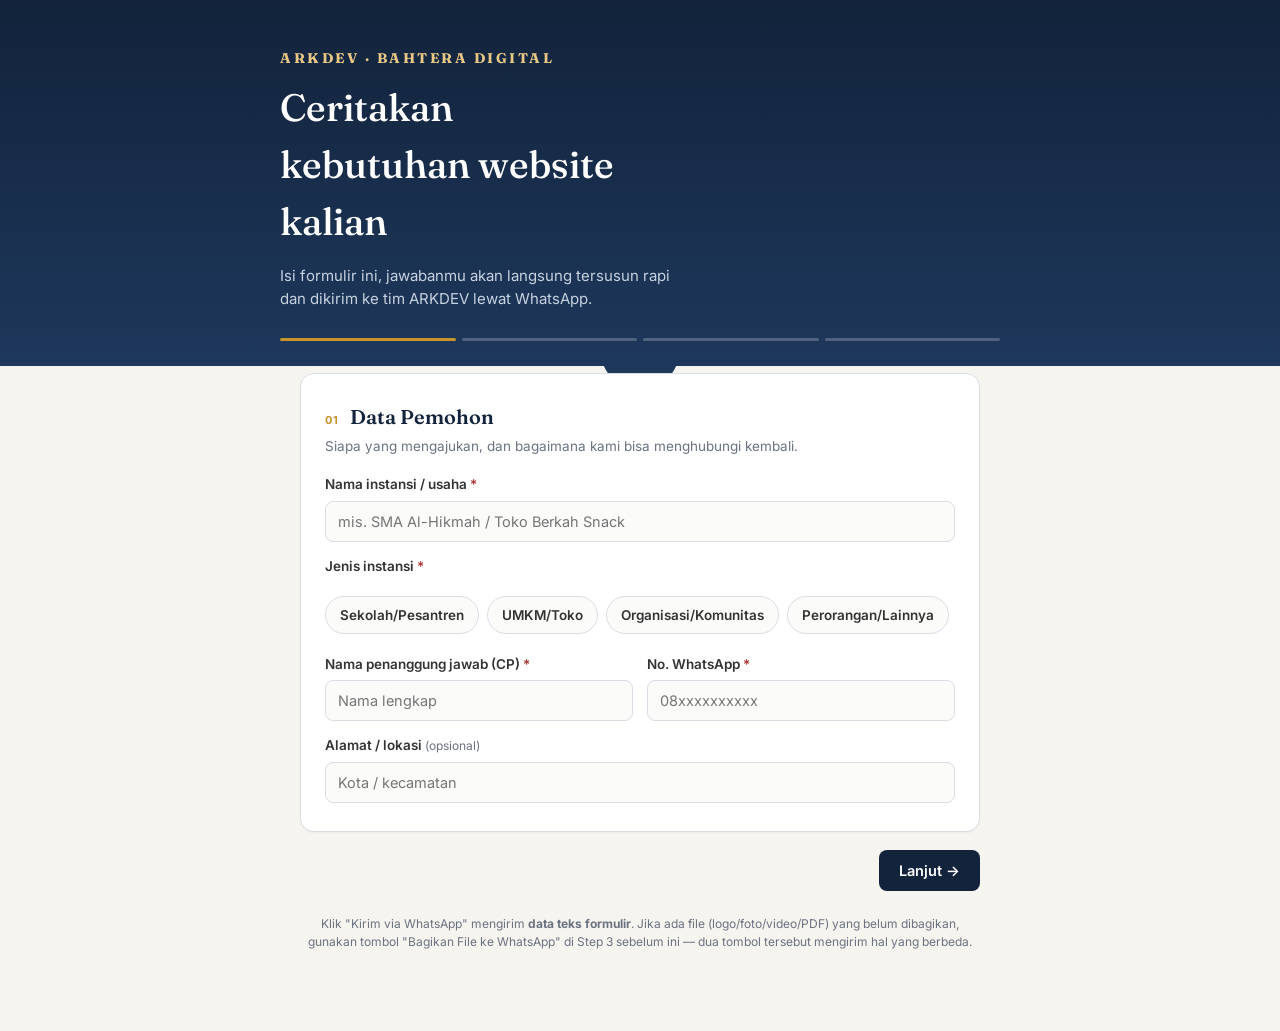
<file: Documents/ARKDEV-pengajuan project/index.html>
<!DOCTYPE html>
<html lang="id">
<head>
<meta charset="UTF-8" />
<meta name="viewport" content="width=device-width, initial-scale=1.0" />
<title>ARKDEV — Formulir Pengajuan &amp; Briefing</title>
<link rel="preconnect" href="https://fonts.googleapis.com">
<link href="https://fonts.googleapis.com/css2?family=Fraunces:opsz,wght@9..144,500;9..144,700&family=Inter:wght@400;500;600;700&display=swap" rel="stylesheet">
<style>
  :root{
    --navy:#12233b;
    --navy-2:#1f3a5f;
    --gold:#c9922b;
    --gold-light:#e9c886;
    --paper:#f6f4ef;
    --ink:#1a1e24;
    --muted:#6b7280;
    --line:#d9dee5;
    --ok:#2e7d5b;
    --danger:#a33;
  }
  *{box-sizing:border-box;}
  body{
    margin:0;
    background:var(--paper);
    color:var(--ink);
    font-family:'Inter',sans-serif;
    line-height:1.5;
  }
  .wrap{max-width:720px;margin:0 auto;padding:0 20px 80px;}
  header.hero{
    background:linear-gradient(180deg,var(--navy) 0%,var(--navy-2) 100%);
    color:#fff;
    padding:48px 20px 64px;
    position:relative;
    overflow:hidden;
  }
  header.hero::after{
    content:"";
    position:absolute; left:0; right:0; bottom:-1px; height:40px;
    background:var(--paper);
    -webkit-mask: radial-gradient(circle at 50% -40%, transparent 0, transparent 39px, black 40px);
    mask: radial-gradient(circle at 50% -40%, transparent 0, transparent 39px, black 40px);
  }
  .hero-inner{max-width:720px;margin:0 auto;position:relative;z-index:1;}
  .brand{font-family:'Fraunces',serif;font-weight:700;font-size:14px;letter-spacing:.18em;color:var(--gold-light);text-transform:uppercase;}
  h1{
    font-family:'Fraunces',serif;
    font-weight:500;
    font-size:clamp(28px,5vw,38px);
    margin:10px 0 8px;
    max-width:14ch;
  }
  .sub{color:#c7d2e0;font-size:15px;max-width:44ch;}
  .progress{display:flex;gap:6px;margin-top:28px;}
  .progress i{flex:1;height:3px;background:rgba(255,255,255,.22);border-radius:3px;overflow:hidden;}
  .progress i em{display:block;height:100%;width:0%;background:var(--gold);transition:width .3s;}
  form{margin-top:-32px;position:relative;z-index:2;}
  .card{
    background:#fff;
    border:1px solid var(--line);
    border-radius:14px;
    padding:28px 24px;
    margin-bottom:18px;
    box-shadow:0 1px 2px rgba(18,35,59,.04);
  }
  .card h2{
    font-family:'Fraunces',serif;
    font-size:20px;
    font-weight:600;
    margin:0 0 4px;
    color:var(--navy);
    display:flex;align-items:baseline;gap:10px;
  }
  .card h2 .eyebrow{
    font-family:'Inter',sans-serif;
    font-size:11px;
    letter-spacing:.12em;
    color:var(--gold);
    font-weight:700;
    text-transform:uppercase;
  }
  .card p.hint{color:var(--muted);font-size:13.5px;margin:0 0 18px;}
  label{display:block;font-size:13.5px;font-weight:600;margin:14px 0 6px;color:#333;}
  label .opt{font-weight:400;color:var(--muted);font-size:12px;}
  input[type=text], input[type=tel], input[type=email], input[type=date], input[type=url], select, textarea{
    width:100%;
    padding:11px 12px;
    border:1px solid var(--line);
    border-radius:8px;
    font-size:14.5px;
    font-family:'Inter',sans-serif;
    background:#fbfbfa;
    color:var(--ink);
  }
  textarea{resize:vertical;min-height:70px;}
  input:focus, select:focus, textarea:focus{
    outline:2px solid var(--navy-2);
    outline-offset:1px;
    background:#fff;
  }
  .grid2{display:grid;grid-template-columns:1fr 1fr;gap:0 14px;}
  @media(max-width:520px){.grid2{grid-template-columns:1fr;}}
  .choices{display:flex;flex-wrap:wrap;gap:8px;margin-top:6px;}
  .choice{
    border:1px solid var(--line);
    border-radius:999px;
    padding:8px 14px;
    font-size:13.5px;
    cursor:pointer;
    user-select:none;
    background:#fbfbfa;
    transition:.15s;
  }
  .choice input{position:absolute;opacity:0;width:0;height:0;}
  .choice:has(input:checked){
    background:var(--navy);
    border-color:var(--navy);
    color:#fff;
  }
  .choice:has(input:focus-visible){outline:2px solid var(--gold);outline-offset:2px;}
  .choice.locked{opacity:.5;cursor:not-allowed;}
  .choice.locked:has(input:checked){background:#fbfbfa;border-color:var(--line);color:inherit;}
  .pkg-row{display:grid;grid-template-columns:repeat(3,1fr);gap:10px;margin-top:6px;}
  @media(max-width:520px){.pkg-row{grid-template-columns:1fr;}}
  .pkg{
    border:1.5px solid var(--line);
    border-radius:10px;
    padding:14px 12px;
    text-align:center;
    cursor:pointer;
    background:#fbfbfa;
  }
  .pkg input{position:absolute;opacity:0;}
  .pkg:has(input:checked){border-color:var(--gold);background:#fff8ea;box-shadow:0 0 0 1px var(--gold) inset;}
  .pkg b{display:block;font-family:'Fraunces',serif;font-size:16px;color:var(--navy);}
  .pkg span{font-size:11.5px;color:var(--muted);}
  .pkg em.price{display:block;font-style:normal;font-size:11px;color:var(--gold);font-weight:600;margin-top:2px;}
  .actions{display:flex;justify-content:space-between;gap:12px;margin-top:8px;}
  button{
    font-family:'Inter',sans-serif;
    font-weight:600;
    font-size:14.5px;
    border-radius:8px;
    padding:12px 20px;
    border:none;
    cursor:pointer;
  }
  .btn-primary{background:var(--navy);color:#fff;}
  .btn-primary:hover{background:var(--navy-2);}
  .btn-ghost{background:transparent;color:var(--navy);border:1px solid var(--line);}
  .btn-secondary{background:var(--gold);color:#fff;width:100%;margin-top:10px;}
  .btn-secondary:hover{background:#b3811f;}
  .step{display:none;}
  .step.active{display:block;}
  footer.note{
    text-align:center;color:var(--muted);font-size:12px;margin-top:24px;
  }
  .review dt{font-weight:600;color:var(--navy);font-size:12.5px;margin-top:10px;}
  .review dd{margin:2px 0 0;font-size:14px;color:#222;word-break:break-word;}
  .review h4{margin:18px 0 6px;font-family:'Fraunces',serif;color:var(--gold);font-size:12.5px;text-transform:uppercase;letter-spacing:.08em;border-top:1px solid var(--line);padding-top:14px;}
  .review h4:first-child{border-top:none;padding-top:0;margin-top:0;}
  .badge-ok{display:inline-flex;align-items:center;gap:6px;color:var(--ok);font-size:13px;font-weight:600;margin-bottom:10px;}

  /* ==== Tambahan: Package Scope Protection, Upload, Add-on ==== */
  .pkg-summary{
    border:1.5px solid var(--gold);
    border-radius:12px;
    padding:16px 16px 14px;
    background:#fff8ea;
  }
  .pkg-summary h3{margin:0 0 2px;font-family:'Fraunces',serif;color:var(--navy);font-size:18px;}
  .pkg-summary .price-line{font-size:12.5px;color:var(--muted);margin-bottom:2px;}
  .pkg-summary .cap-line{font-size:12.5px;color:var(--navy-2);font-weight:600;margin:6px 0 10px;}
  .feat-list{list-style:none;padding:0;margin:0;display:grid;gap:5px;}
  .feat-list li{font-size:13px;line-height:1.35;}
  .feat-list li.ok{color:var(--ok);}
  .feat-list li.locked{color:var(--danger);opacity:.9;}
  .feat-list li .sub{display:block;font-size:11px;color:var(--muted);margin-left:18px;}
  .feat-cols{display:grid;grid-template-columns:1fr 1fr;gap:14px;margin-top:4px;}
  @media(max-width:520px){.feat-cols{grid-template-columns:1fr;}}
  .feat-cols h5{margin:0 0 6px;font-size:11px;text-transform:uppercase;letter-spacing:.06em;color:var(--muted);}
  .upload-box{border:1px dashed var(--line);border-radius:10px;padding:14px;margin-top:8px;background:#fbfbfa;}
  .upload-box input[type=file]{width:100%;font-size:13px;font-family:'Inter',sans-serif;}
  .file-list{list-style:none;padding:0;margin:8px 0 0;font-size:12.5px;color:var(--muted);}
  .file-list li{padding:2px 0;}
  .alert-box{background:#fff3f2;border:1px solid #e8a7a0;color:#8a2f26;padding:10px 12px;border-radius:8px;font-size:13px;margin-top:10px;display:none;}
  .alert-box.show{display:block;}
  .info-box{background:#eef3f9;border:1px solid #c7d5e5;color:#1f3a5f;padding:12px 14px;border-radius:8px;font-size:12.5px;margin-top:12px;}
  .info-box.warn{background:#fff8ea;border-color:var(--gold-light);color:#6b4c12;}
  .addon-box{margin-top:16px;padding-top:14px;border-top:1px dashed var(--line);}
  .addon-box .addon-note{font-size:12px;color:var(--muted);margin-top:6px;}
  .reuse-note{font-size:12px;color:var(--muted);background:#f2f4f7;border-radius:6px;padding:8px 10px;margin-top:6px;}
  .req{color:var(--danger);}
  .pkg-hint{font-size:12.5px;color:var(--navy-2);font-weight:600;margin:2px 0 10px;padding:6px 10px;background:#eef3f9;border-radius:6px;display:inline-block;}
</style>
</head>
<body>

<header class="hero">
  <div class="hero-inner">
    <div class="brand">ARKDEV · Bahtera Digital</div>
    <h1>Ceritakan kebutuhan website kalian</h1>
    <p class="sub">Isi formulir ini, jawabanmu akan langsung tersusun rapi dan dikirim ke tim ARKDEV lewat WhatsApp.</p>
    <div class="progress" id="progressBar">
      <i><em id="p1"></em></i><i><em id="p2"></em></i><i><em id="p3"></em></i><i><em id="p4"></em></i>
    </div>
  </div>
</header>

<div class="wrap">
<form id="arkdevForm">

  <!-- STEP 1 — Data Pemohon (Form 1A) -->
  <div class="step active" data-step="1">
    <div class="card">
      <h2><span class="eyebrow">01</span> Data Pemohon</h2>
      <p class="hint">Siapa yang mengajukan, dan bagaimana kami bisa menghubungi kembali.</p>

      <label for="nama_instansi">Nama instansi / usaha <span class="req">*</span></label>
      <input type="text" id="nama_instansi" placeholder="mis. SMA Al-Hikmah / Toko Berkah Snack">

      <label>Jenis instansi <span class="req">*</span></label>
      <div class="choices" data-group="jenis_instansi">
        <label class="choice"><input type="radio" name="jenis_instansi" value="Sekolah/Pesantren"> Sekolah/Pesantren</label>
        <label class="choice"><input type="radio" name="jenis_instansi" value="UMKM/Toko"> UMKM/Toko</label>
        <label class="choice"><input type="radio" name="jenis_instansi" value="Organisasi/Komunitas"> Organisasi/Komunitas</label>
        <label class="choice"><input type="radio" name="jenis_instansi" value="Perorangan/Lainnya"> Perorangan/Lainnya</label>
      </div>

      <div class="grid2">
        <div>
          <label for="cp_nama">Nama penanggung jawab (CP) <span class="req">*</span></label>
          <input type="text" id="cp_nama" placeholder="Nama lengkap">
        </div>
        <div>
          <label for="cp_wa">No. WhatsApp <span class="req">*</span></label>
          <input type="tel" id="cp_wa" placeholder="08xxxxxxxxxx">
        </div>
      </div>
      <label for="alamat">Alamat / lokasi <span class="opt">(opsional)</span></label>
      <input type="text" id="alamat" placeholder="Kota / kecamatan">
    </div>

    <div class="alert-box" id="step1Alert"></div>
    <div class="actions"><span></span><button type="button" class="btn-primary" onclick="attemptGoStep(1,2)">Lanjut →</button></div>
  </div>

  <!-- STEP 2 — Kebutuhan Website + Paket (Form 1B) -->
  <div class="step" data-step="2">
    <div class="card">
      <h2><span class="eyebrow">02</span> Kebutuhan Website</h2>
      <p class="hint">Gambaran besar dulu — detail halaman kita bahas di langkah berikutnya.</p>

      <label for="nama_web">Nama website yang diinginkan <span class="req">*</span></label>
      <input type="text" id="nama_web" placeholder="mis. Website Resmi SMA Al-Hikmah">

      <label>Jenis website <span class="req">*</span></label>
      <div class="choices" data-group="jenis_web">
        <label class="choice"><input type="radio" name="jenis_web" value="Profil Sekolah"> Profil Sekolah</label>
        <label class="choice"><input type="radio" name="jenis_web" value="Profil UMKM/Company Profile"> Profil UMKM</label>
        <label class="choice"><input type="radio" name="jenis_web" value="Katalog/Toko Online"> Katalog/Toko Online</label>
        <label class="choice"><input type="radio" name="jenis_web" value="Portofolio"> Portofolio</label>
        <label class="choice"><input type="radio" name="jenis_web" value="Lainnya"> Lainnya</label>
      </div>

      <label for="tujuan">Tujuan utama website <span class="req">*</span></label>
      <textarea id="tujuan" placeholder="mis. Supaya calon wali murid bisa lihat profil sekolah &amp; PPDB online"></textarea>
    </div>

    <div class="card">
      <h2><span class="eyebrow">03</span> Pilih Paket <span class="req">*</span></h2>
      <p class="hint">Belum yakin juga tidak apa-apa, tim ARKDEV akan bantu rekomendasikan. Paket yang dipilih akan menjadi batas fitur pada langkah berikutnya.</p>
      <div class="pkg-row" id="pkgRow">
        <label class="pkg"><input type="radio" name="paket" value="bronze"><b>Bronze</b><span>Landing sederhana</span><em class="price">Rp800rb/thn</em></label>
        <label class="pkg"><input type="radio" name="paket" value="silver"><b>Silver</b><span>Multi-halaman</span><em class="price">Rp1,2jt/thn</em></label>
        <label class="pkg"><input type="radio" name="paket" value="gold"><b>Gold</b><span>CMS + Login</span><em class="price">Rp1,5jt/thn</em></label>
      </div>
      <div class="choices" style="margin-top:10px;">
        <label class="choice"><input type="radio" name="paket" value="undecided"> Belum yakin, perlu konsultasi</label>
      </div>
      <div class="info-box">Domain dan hosting perlu diperpanjang setiap tahun sesuai ketentuan paket. Jika tidak diperpanjang, website dapat menjadi tidak aktif/offline.</div>
    </div>

    <div class="alert-box" id="step2Alert"></div>
    <div class="actions">
      <button type="button" class="btn-ghost" onclick="goStep(1)">← Kembali</button>
      <button type="button" class="btn-primary" onclick="attemptGoStep(2,3)">Lanjut →</button>
    </div>
  </div>

  <!-- STEP 3 — Briefing detail (Form 2) -->
  <div class="step" data-step="3">

    <!-- Paket Anda -->
    <div class="card">
      <h2><span class="eyebrow">04</span> Paket Anda</h2>
      <p class="hint">Fitur di bawah ini otomatis mengikuti paket yang kamu pilih di langkah sebelumnya.</p>
      <div id="packageCardBox"></div>
    </div>

    <!-- Struktur Website -->
    <div class="card">
      <h2><span class="eyebrow">05</span> Struktur &amp; Halaman Website</h2>
      <p class="hint">Pilih halaman yang dibutuhkan. Jumlah halaman dibatasi sesuai paket.</p>
      <div id="halamanPkgHint"></div>

      <label>Halaman yang dibutuhkan <span class="opt">(pilih semua yang relevan)</span> <span class="req">*</span></label>
      <div class="choices" id="halamanGroup">
        <label class="choice"><input type="checkbox" value="Beranda"> Beranda</label>
        <label class="choice"><input type="checkbox" value="Tentang Kami/Profil"> Tentang Kami</label>
        <label class="choice"><input type="checkbox" value="Program/Layanan/Produk"> Program/Produk</label>
        <label class="choice"><input type="checkbox" value="Galeri/Portofolio"> Galeri</label>
        <label class="choice"><input type="checkbox" value="Berita/Artikel"> Berita/Artikel</label>
        <label class="choice"><input type="checkbox" value="Kontak"> Kontak</label>
        <label class="choice"><input type="checkbox" value="Pendaftaran/Formulir"> Pendaftaran</label>
        <label class="choice"><input type="checkbox" value="Katalog/Produk"> Katalog/Produk</label>
        <label class="choice"><input type="checkbox" value="FAQ"> FAQ</label>
        <label class="choice" id="loginPageChoice"><input type="checkbox" id="loginPageInput" value="Login/Member"> Login/Member 🔒</label>
      </div>
      <div class="alert-box" id="halamanAlert"></div>
    </div>

    <!-- Brand -->
    <div class="card">
      <h2><span class="eyebrow">06</span> Informasi Brand &amp; Identitas</h2>
      <p class="hint">Supaya tim desain bisa langsung membangun identitas visual website.</p>

      <div class="grid2">
        <div>
          <label for="nama_brand">Nama Brand <span class="req">*</span></label>
          <input type="text" id="nama_brand" placeholder="mis. Berkah Snack">
        </div>
        <div>
          <label for="tagline_brand">Tagline / Slogan <span class="opt">(opsional)</span></label>
          <input type="text" id="tagline_brand" placeholder="mis. Renyah Setiap Gigitan">
        </div>
      </div>
      <label for="email_brand">Email resmi brand <span class="opt">(opsional)</span></label>
      <input type="email" id="email_brand" placeholder="info@namabrand.com">

      <label for="deskripsi_brand">Deskripsi singkat brand <span class="opt">(1–3 kalimat)</span></label>
      <textarea id="deskripsi_brand" placeholder="Ceritakan brand kamu dalam 1–3 kalimat singkat"></textarea>

      <div class="grid2">
        <div>
          <label for="warna">Warna utama brand <span class="opt">(jika ada)</span></label>
          <input type="text" id="warna" placeholder="mis. hijau &amp; emas">
        </div>
        <div>
          <label for="referensi">Referensi website favorit</label>
          <input type="text" id="referensi" placeholder="link/nama website">
        </div>
      </div>
    </div>

    <!-- Media Sosial -->
    <div class="card">
      <h2><span class="eyebrow">07</span> Media Sosial &amp; Kanal Online</h2>
      <p class="hint">Semua field opsional — isi yang kamu punya saja.</p>
      <div class="grid2">
        <div>
          <label for="sosial_ig">Instagram</label>
          <input type="text" id="sosial_ig" placeholder="@namabrand / instagram.com/namabrand">
        </div>
        <div>
          <label for="sosial_tiktok">TikTok</label>
          <input type="text" id="sosial_tiktok" placeholder="@namabrand / tiktok.com/@namabrand">
        </div>
      </div>
      <div class="grid2">
        <div>
          <label for="sosial_fb">Facebook</label>
          <input type="text" id="sosial_fb" placeholder="facebook.com/namabrand">
        </div>
        <div>
          <label for="sosial_yt">YouTube</label>
          <input type="text" id="sosial_yt" placeholder="youtube.com/@namabrand">
        </div>
      </div>
      <div class="grid2">
        <div>
          <label for="sosial_linkedin">LinkedIn</label>
          <input type="text" id="sosial_linkedin" placeholder="linkedin.com/company/namabrand">
        </div>
        <div>
          <label for="sosial_web_lama">Website saat ini <span class="opt">(jika ada)</span></label>
          <input type="text" id="sosial_web_lama" placeholder="https://namabrand.com">
        </div>
      </div>
    </div>

    <!-- Kontak Website -->
    <div class="card">
      <h2><span class="eyebrow">08</span> Kontak yang Akan Ditampilkan di Website</h2>
      <p class="hint">Data ini akan tampil publik di halaman kontak website.</p>
      <div class="reuse-note">No. WhatsApp &amp; Alamat mengikuti data yang sudah diisi di Step 1 (Data Pemohon), tidak perlu diisi ulang.</div>
      <div class="grid2">
        <div>
          <label for="kontak_telp">Nomor telepon <span class="opt">(opsional)</span></label>
          <input type="tel" id="kontak_telp" placeholder="021xxxxxxx">
        </div>
        <div>
          <label for="kontak_email">Email <span class="opt">(opsional)</span></label>
          <input type="email" id="kontak_email" placeholder="kontak@namabrand.com">
        </div>
      </div>
      <label for="kontak_maps">Link Google Maps <span class="opt">(opsional)</span></label>
      <input type="url" id="kontak_maps" placeholder="https://maps.google.com/...">
      <label for="kontak_jam">Jam operasional <span class="opt">(opsional)</span></label>
      <input type="text" id="kontak_jam" placeholder="mis. Senin–Sabtu, 08.00–17.00">
    </div>

    <!-- Materi & Upload -->
    <div class="card">
      <h2><span class="eyebrow">09</span> Materi &amp; Upload File</h2>
      <p class="hint">Kirimkan materi yang sudah kamu punya. File tetap tersimpan meski kamu berpindah langkah.</p>

      <label>Materi yang sudah tersedia</label>
      <div class="choices" id="materiGroup">
        <label class="choice"><input type="checkbox" value="Foto/Dokumentasi"> Foto/Dokumentasi</label>
        <label class="choice"><input type="checkbox" value="Logo"> Logo</label>
        <label class="choice"><input type="checkbox" value="Video"> Video</label>
        <label class="choice"><input type="checkbox" value="Profil Instansi/Company Profile PDF"> Profil Instansi (PDF)</label>
        <label class="choice"><input type="checkbox" value="Data Produk/Program"> Data Produk/Program</label>
        <label class="choice"><input type="checkbox" value="Belum ada — perlu dibantu ARKDEV"> Belum ada, perlu dibantu</label>
      </div>

      <label>Upload Logo <span class="opt">(1 file — PNG/JPG/JPEG/SVG/WEBP)</span></label>
      <div class="upload-box">
        <input type="file" id="upload_logo" accept=".png,.jpg,.jpeg,.svg,.webp,image/png,image/jpeg,image/svg+xml,image/webp">
        <ul class="file-list" id="logoFileList"></ul>
      </div>

      <label>Upload Foto <span class="opt">(boleh lebih dari satu — PNG/JPG/JPEG/WEBP)</span></label>
      <div class="upload-box">
        <input type="file" id="upload_foto" multiple accept=".png,.jpg,.jpeg,.webp,image/png,image/jpeg,image/webp">
        <ul class="file-list" id="fotoFileList"></ul>
        <div class="alert-box" id="fotoAlert"></div>
      </div>

      <label>Upload Video <span class="opt">(boleh lebih dari satu — MP4/MOV/WEBM)</span></label>
      <div class="upload-box">
        <input type="file" id="upload_video" multiple accept=".mp4,.mov,.webm,video/mp4,video/quicktime,video/webm">
        <ul class="file-list" id="videoFileList"></ul>
      </div>

      <label>Upload Profil Instansi / Company Profile <span class="opt">(PDF)</span></label>
      <div class="upload-box">
        <input type="file" id="upload_pdf" accept=".pdf,application/pdf">
        <ul class="file-list" id="pdfFileList"></ul>
      </div>

      <button type="button" class="btn-secondary" onclick="shareFilesToWhatsApp()">📎 Bagikan File ke WhatsApp</button>
      <p class="addon-note" style="margin-top:6px;">Tombol ini <strong>khusus mengirim file</strong> (logo/foto/video/PDF) yang sudah diupload di atas. Kirim data teks formulir tetap lewat tombol <strong>"Kirim via WhatsApp"</strong> di langkah terakhir.</p>
    </div>

    <!-- Fitur di Luar Paket -->
    <div class="card">
      <h2><span class="eyebrow">10</span> Fitur di Luar Paket</h2>
      <div class="choices">
        <label class="choice"><input type="checkbox" id="addon_needed"> Saya membutuhkan fitur tambahan</label>
      </div>
      <div id="addonBox" style="display:none;">
        <label for="addon_desc">Jelaskan fitur tambahan yang dibutuhkan</label>
        <textarea id="addon_desc" placeholder="mis. Payment Gateway, Booking System, Marketplace, dsb."></textarea>
      </div>
      <p class="addon-note">Fitur di luar paket tidak otomatis termasuk dalam harga dan akan dihitung berdasarkan tingkat kerumitan setelah dikonfirmasi ARKDEV.</p>
    </div>

    <!-- Detail Tambahan -->
    <div class="card">
      <h2><span class="eyebrow">11</span> Detail Tambahan</h2>
      <label for="deadline">Deadline yang diinginkan</label>
      <input type="date" id="deadline">

      <label for="catatan">Catatan tambahan <span class="opt">(opsional)</span></label>
      <textarea id="catatan" placeholder="Apa pun yang perlu tim ARKDEV tahu sebelum mulai"></textarea>
    </div>

    <div class="alert-box" id="scopeAlert"></div>

    <div class="actions">
      <button type="button" class="btn-ghost" onclick="goStep(2)">← Kembali</button>
      <button type="button" class="btn-primary" onclick="handleReviewClick()">Tinjau &amp; Kirim →</button>
    </div>
  </div>

  <!-- STEP 4 — Review & Send -->
  <div class="step" data-step="4">
    <div class="card">
      <div class="badge-ok">✓ Siap dikirim</div>
      <h2 style="margin-bottom:14px;">Tinjau jawabanmu</h2>
      <dl class="review" id="reviewBox"></dl>
      <div class="info-box warn" id="fileReminderBox" style="display:none;"></div>
      <div class="info-box warn">
        ⚠️ <strong>Scope Pekerjaan</strong><br>
        Formulir ini menggunakan paket yang dipilih sebagai batas fitur pengerjaan. Permintaan fitur di luar paket tidak otomatis termasuk dalam harga dan akan dikonfirmasi terlebih dahulu oleh ARKDEV sebelum dikerjakan.
      </div>
      <div class="info-box">
        Domain dan hosting perlu diperpanjang setiap tahun sesuai ketentuan paket. Jika tidak diperpanjang, website dapat menjadi tidak aktif/offline.
      </div>
    </div>
    <div class="actions">
      <button type="button" class="btn-ghost" onclick="goStep(3)">← Kembali &amp; ubah</button>
      <button type="button" class="btn-primary" onclick="sendToWhatsApp()">Kirim via WhatsApp</button>
    </div>
  </div>

</form>
<footer class="note">Klik "Kirim via WhatsApp" mengirim <strong>data teks formulir</strong>. Jika ada file (logo/foto/video/PDF) yang belum dibagikan, gunakan tombol "Bagikan File ke WhatsApp" di Step 3 sebelum ini — dua tombol tersebut mengirim hal yang berbeda.</footer>
</div>

<script>
// ==== EDIT INI: nomor WhatsApp tujuan (format 62xxxxxxxxxx tanpa + atau 0 di depan) ====
const ARKDEV_WA_NUMBER = "6282129762711";
// =======================================================================================

/* ================= BAGIAN A — SISTEM PAKET (single source of truth) ================= */
const PACKAGE_RULES = {
    bronze: {
        name: "Bronze",
        price: 800000,
        renewal: 500000,
        maxPages: 1,
        maxPhotos: 10,
        features: {
            socialMedia: true, whatsapp: true, gallery: true, dashboard: true,
            domain: false, googleMaps: false, googleBusiness: false, seo: false, analytics: false,
            cms: false, database: false, loginRegister: false,
            videoGuide: false, bugFixWarranty: false
        },
        revisions: "Maksimal 2x revisi minor"
    },
    silver: {
        name: "Silver",
        price: 1200000,
        renewal: 600000,
        maxPages: 3,
        maxPhotos: null,
        features: {
            socialMedia: true, whatsapp: true, gallery: true, dashboard: true,
            domain: true, googleMaps: true, googleBusiness: true, seo: true, analytics: true,
            cms: false, database: false, loginRegister: false,
            videoGuide: false, bugFixWarranty: false
        },
        revisions: "Maksimal 3x revisi"
    },
    gold: {
        name: "Gold",
        price: 1500000,
        renewal: 700000,
        maxPages: 5,
        maxPhotos: null,
        features: {
            socialMedia: true, whatsapp: true, gallery: true, dashboard: true,
            domain: true, googleMaps: true, googleBusiness: false, seo: true, analytics: true,
            cms: true, database: true, loginRegister: true,
            videoGuide: true, bugFixWarranty: true
        },
        revisions: "Maksimal 4x revisi"
    }
};
const TIER_ORDER = ['bronze','silver','gold'];
const FEATURE_LABELS = {
    socialMedia: "Integrasi Media Sosial",
    whatsapp: "Tombol WhatsApp / Click to Chat",
    gallery: "Galeri Foto Produk/Portofolio",
    dashboard: "Akses Dashboard Website",
    domain: "Domain .com Gratis",
    googleMaps: "Google Maps",
    googleBusiness: "Google My Business",
    seo: "SEO Optimization",
    analytics: "Traffic Analytics",
    cms: "CMS Konten",
    database: "Database",
    loginRegister: "Login/Register",
    videoGuide: "Video Modul/Panduan Penggunaan",
    bugFixWarranty: "Garansi Bug Fixing 1 Bulan"
};

let selectedPackage = null; // 'bronze' | 'silver' | 'gold' | 'undecided'

function fmtRupiah(n){
  if(n === null || n === undefined) return '-';
  return 'Rp' + n.toLocaleString('id-ID');
}

function availableTiersLabel(featureKey){
  const tiers = TIER_ORDER.filter(t => PACKAGE_RULES[t].features[featureKey]);
  if(tiers.length === 0) return 'Belum tersedia pada paket manapun';
  const names = tiers.map(t => PACKAGE_RULES[t].name);
  if(names.length === 1) return `Tersedia pada Paket ${names[0]}`;
  return `Tersedia pada Paket ${names.slice(0,-1).join(', ')} & ${names[names.length-1]}`;
}

/* ================= BAGIAN C/D/E — Package Card & Restrictions ================= */
function updatePackageRestrictions(){
  renderPackageCard();
  applyHalamanRestrictions();
  applyFotoRestrictions();
}

function renderPackageCard(){
  const box = document.getElementById('packageCardBox');
  if(!selectedPackage){
    box.innerHTML = '<div class="info-box">Silakan pilih paket terlebih dahulu di Step 2.</div>';
    return;
  }
  if(selectedPackage === 'undecided'){
    box.innerHTML = '<div class="info-box warn">Kamu memilih "Belum yakin — perlu konsultasi". Fitur akan didiskusikan &amp; dikonfirmasi bersama tim ARKDEV sebelum pengerjaan dimulai.</div>';
    return;
  }
  const r = PACKAGE_RULES[selectedPackage];
  const included = [];
  const locked = [];
  Object.keys(r.features).forEach(key=>{
    const label = FEATURE_LABELS[key] || key;
    if(r.features[key]){
      let extra = '';
      if(key === 'gallery' && r.maxPhotos){ extra = ` (maks. ${r.maxPhotos} foto)`; }
      included.push(`<li class="ok">✓ ${label}${extra}</li>`);
    } else {
      locked.push(`<li class="locked">🔒 ${label}<span class="sub">${availableTiersLabel(key)}</span></li>`);
    }
  });
  box.innerHTML = `
    <div class="pkg-summary">
      <h3>${r.name.toUpperCase()}</h3>
      <div class="price-line">${fmtRupiah(r.price)} / Tahun Pertama · Perpanjangan ${fmtRupiah(r.renewal)}/Tahun</div>
      <div class="cap-line">Maksimal ${r.maxPages} halaman · ${r.revisions}</div>
      <div class="feat-cols">
        <div>
          <h5>Termasuk Paket</h5>
          <ul class="feat-list">${included.join('')}</ul>
        </div>
        <div>
          <h5>Tidak Termasuk</h5>
          <ul class="feat-list">${locked.length ? locked.join('') : '<li class="ok">✓ Semua fitur termasuk</li>'}</ul>
        </div>
      </div>
    </div>`;
}

/* Halaman: batasi jumlah checkbox sesuai maxPages, kunci Login/Member kecuali Gold */
function applyHalamanRestrictions(){
  const loginChoice = document.getElementById('loginPageChoice');
  const loginInput = document.getElementById('loginPageInput');
  const hintBox = document.getElementById('halamanPkgHint');
  const rules = (selectedPackage && selectedPackage !== 'undecided') ? PACKAGE_RULES[selectedPackage] : null;
  const loginAllowed = selectedPackage === 'undecided' || (rules && rules.features.loginRegister);

  if(loginAllowed){
    loginChoice.classList.remove('locked');
    loginInput.disabled = false;
    loginChoice.lastChild.textContent = ' Login/Member';
  } else {
    loginChoice.classList.add('locked');
    loginInput.disabled = true;
    loginInput.checked = false;
    loginChoice.lastChild.textContent = ' Login/Member 🔒 (khusus Gold)';
  }

  if(!selectedPackage){
    hintBox.innerHTML = '<div class="pkg-hint">⚠️ Paket belum dipilih — silakan kembali ke Step 2.</div>';
  } else if(selectedPackage === 'undecided'){
    hintBox.innerHTML = '<div class="pkg-hint">Belum yakin paket — jumlah halaman akan didiskusikan bersama tim ARKDEV.</div>';
  } else {
    hintBox.innerHTML = `<div class="pkg-hint">Paket saat ini: ${rules.name} — maksimal ${rules.maxPages} halaman${rules.features.loginRegister ? ', Login/Member tersedia' : ', Login/Member terkunci'}.</div>`;
  }

  enforcePageLimit();
}

function enforcePageLimit(){
  const alertBox = document.getElementById('halamanAlert');
  const maxPages = (selectedPackage && selectedPackage !== 'undecided') ? PACKAGE_RULES[selectedPackage].maxPages : null;
  const checkboxes = Array.from(document.querySelectorAll('#halamanGroup input[type=checkbox]:not(:disabled)'));
  const checked = checkboxes.filter(c=>c.checked);
  if(maxPages !== null && checked.length > maxPages){
    // uncheck the excess (paling akhir dicentang tetap dibiarkan, sisanya dilepas dari belakang)
    for(let i = checked.length - 1; i >= maxPages; i--){
      checked[i].checked = false;
    }
    alertBox.textContent = `Paket ${PACKAGE_RULES[selectedPackage].name} hanya mencakup maksimal ${maxPages} halaman. Halaman tambahan masuk kategori Add-on.`;
    alertBox.classList.add('show');
  } else {
    alertBox.classList.remove('show');
    alertBox.textContent = '';
  }
}

/* ================= BAGIAN U — Batas Foto Bronze ================= */
function applyFotoRestrictions(){
  const input = document.getElementById('upload_foto');
  validateFotoCount(input.files);
}

function validateFotoCount(files){
  const alertBox = document.getElementById('fotoAlert');
  const maxPhotos = (selectedPackage && selectedPackage !== 'undecided') ? PACKAGE_RULES[selectedPackage].maxPhotos : null;
  if(maxPhotos && files.length > maxPhotos){
    alertBox.textContent = `Paket ${PACKAGE_RULES[selectedPackage].name} hanya mencakup maksimal ${maxPhotos} foto. Foto tambahan dapat masuk kategori Add-on.`;
    alertBox.classList.add('show');
    // trim file list ke batas maksimal menggunakan DataTransfer
    try{
      const dt = new DataTransfer();
      Array.from(files).slice(0, maxPhotos).forEach(f=>dt.items.add(f));
      document.getElementById('upload_foto').files = dt.files;
      renderFileList('fotoFileList', dt.files);
      return;
    }catch(e){ /* browser lama tanpa DataTransfer, biarkan apa adanya */ }
  } else {
    alertBox.classList.remove('show');
    alertBox.textContent = '';
  }
  renderFileList('fotoFileList', files);
}

/* ================= Upload helpers ================= */
function fmtSize(bytes){
  if(bytes < 1024*1024) return (bytes/1024).toFixed(0) + ' KB';
  return (bytes/(1024*1024)).toFixed(1) + ' MB';
}
function renderFileList(listId, files){
  const ul = document.getElementById(listId);
  ul.innerHTML = '';
  Array.from(files).forEach(f=>{
    const li = document.createElement('li');
    li.textContent = `• ${f.name} (${fmtSize(f.size)})`;
    ul.appendChild(li);
  });
}

async function shareFilesToWhatsApp(){
  const allFiles = [
    ...Array.from(document.getElementById('upload_logo').files),
    ...Array.from(document.getElementById('upload_foto').files),
    ...Array.from(document.getElementById('upload_video').files),
    ...Array.from(document.getElementById('upload_pdf').files),
  ];
  if(allFiles.length === 0){
    alert('Belum ada file yang dipilih untuk dibagikan.');
    return;
  }

  // Web Share API tidak butuh nomor tujuan — user memilih sendiri kontak/aplikasi dari menu share.
  // Tapi ia hanya berjalan di secure context (HTTPS) dan sebagian besar hanya didukung di HP.
  if(!window.isSecureContext){
    alert('Fitur "Bagikan File" hanya bisa berjalan di halaman HTTPS (misalnya setelah di-upload ke GitHub Pages), bukan saat file dibuka langsung dari komputer (file://).\n\nWhatsApp akan dibuka dengan data teks — mohon lampirkan file secara manual.');
    sendToWhatsApp();
    return;
  }

  if(navigator.canShare && navigator.canShare({ files: allFiles })){
    try{
      await navigator.share({
        title: "Materi Website ARKDEV",
        text: "Materi/berkas untuk pengajuan website ARKDEV",
        files: allFiles
      });
    }catch(err){
      // pengguna membatalkan share, tidak perlu tindakan lain
    }
  } else {
    alert('Perangkat/browser ini belum mendukung berbagi file langsung (biasanya hanya tersedia di HP — Chrome Android / Safari iOS).\n\nWhatsApp akan dibuka dengan data teks — mohon lampirkan file secara manual dari galeri/file manager kamu.');
    sendToWhatsApp();
  }
}

/* ================= Add-on toggle ================= */
function toggleAddonBox(){
  const checked = document.getElementById('addon_needed').checked;
  document.getElementById('addonBox').style.display = checked ? 'block' : 'none';
}

/* ================= Navigasi Step ================= */
const totalSteps = 4;
function goStep(n){
  document.querySelectorAll('.step').forEach(s=>s.classList.remove('active'));
  document.querySelector(`.step[data-step="${n}"]`).classList.add('active');
  for(let i=1;i<=totalSteps;i++){
    document.getElementById('p'+i).style.width = i<=n ? '100%' : '0%';
  }
  window.scrollTo({top:0, behavior:'smooth'});
}

/* ================= Validasi Wajib Isi (per step) ================= */
const STEP_REQUIRED_FIELDS = {
  1: [
    { id:'nama_instansi', label:'Nama instansi/usaha' },
    { type:'radio', name:'jenis_instansi', label:'Jenis instansi' },
    { id:'cp_nama', label:'Nama penanggung jawab (CP)' },
    { id:'cp_wa', label:'No. WhatsApp' },
  ],
  2: [
    { id:'nama_web', label:'Nama website' },
    { type:'radio', name:'jenis_web', label:'Jenis website' },
    { id:'tujuan', label:'Tujuan utama website' },
    { type:'radio', name:'paket', label:'Paket' },
  ],
  3: [
    { type:'checkboxGroup', groupId:'halamanGroup', label:'Halaman yang dibutuhkan (minimal 1)' },
    { id:'nama_brand', label:'Nama Brand' },
  ],
};

function findMissingFields(stepNum){
  const fields = STEP_REQUIRED_FIELDS[stepNum] || [];
  const missing = [];
  fields.forEach(f=>{
    if(f.type === 'radio'){
      if(!document.querySelector(`input[name="${f.name}"]:checked`)) missing.push(f.label);
    } else if(f.type === 'checkboxGroup'){
      if(document.querySelectorAll('#'+f.groupId+' input:checked').length === 0) missing.push(f.label);
    } else {
      const el = document.getElementById(f.id);
      if(!el || !el.value.trim()) missing.push(f.label);
    }
  });
  return missing;
}

function validateStepFields(stepNum){
  const missing = findMissingFields(stepNum);
  if(missing.length){
    return { ok:false, message: 'Mohon lengkapi terlebih dahulu (belum diisi): ' + missing.join(', ') + '.' };
  }
  return { ok:true, message:'' };
}

function safeScrollIntoView(el){
  if(el && typeof el.scrollIntoView === 'function'){
    try{ el.scrollIntoView({behavior:'smooth', block:'center'}); }catch(e){ /* ignore */ }
  }
}

function attemptGoStep(current, next){
  const result = validateStepFields(current);
  const alertBox = document.getElementById('step'+current+'Alert');
  if(!result.ok){
    if(alertBox){
      alertBox.textContent = result.message;
      alertBox.classList.add('show');
      safeScrollIntoView(alertBox);
    }
    return;
  }
  if(alertBox){ alertBox.classList.remove('show'); }
  goStep(next);
}

function handleReviewClick(){
  const scopeAlert = document.getElementById('scopeAlert');

  const fieldCheck = validateStepFields(3);
  if(!fieldCheck.ok){
    scopeAlert.textContent = fieldCheck.message;
    scopeAlert.classList.add('show');
    safeScrollIntoView(scopeAlert);
    return;
  }

  const result = validatePackageScope();
  if(!result.ok){
    scopeAlert.textContent = result.message;
    scopeAlert.classList.add('show');
    safeScrollIntoView(scopeAlert);
    return;
  }
  scopeAlert.classList.remove('show');
  renderReview();
}

/* ================= BAGIAN AB — Validasi Scope ================= */
function validatePackageScope(){
  if(!selectedPackage){
    return { ok:false, message:'Silakan pilih paket terlebih dahulu.' };
  }
  if(selectedPackage !== 'undecided'){
    const rules = PACKAGE_RULES[selectedPackage];

    const halamanChecked = Array.from(document.querySelectorAll('#halamanGroup input[type=checkbox]:not(:disabled):checked'));
    if(rules.maxPages !== null && halamanChecked.length > rules.maxPages){
      return { ok:false, message:`Jumlah halaman melebihi batas Paket ${rules.name} (maksimal ${rules.maxPages} halaman). Halaman tambahan masuk kategori Add-on.` };
    }

    const fotoCount = document.getElementById('upload_foto').files.length;
    if(rules.maxPhotos && fotoCount > rules.maxPhotos){
      return { ok:false, message:`Jumlah foto melebihi batas Paket ${rules.name} (maksimal ${rules.maxPhotos} foto).` };
    }

    const loginChecked = document.getElementById('loginPageInput').checked;
    if(loginChecked && !rules.features.loginRegister){
      return { ok:false, message:`Login/Register tidak termasuk Paket ${rules.name}. Silakan pilih Paket Gold, atau ajukan sebagai fitur tambahan (Add-on).` };
    }
  }

  const addonChecked = document.getElementById('addon_needed').checked;
  const addonDesc = document.getElementById('addon_desc').value.trim();
  if(addonChecked && !addonDesc){
    return { ok:false, message:'Silakan jelaskan fitur tambahan yang dibutuhkan pada kolom Fitur di Luar Paket.' };
  }

  return { ok:true, message:'' };
}

/* ================= Helpers nilai form ================= */
function checkedValues(groupId){
  return Array.from(document.querySelectorAll('#'+groupId+' input:checked')).map(i=>i.value);
}
function radioValue(name){
  const el = document.querySelector(`input[name="${name}"]:checked`);
  return el ? el.value : '(belum diisi)';
}
function val(id){
  const el = document.getElementById(id);
  return el.value.trim() || '(belum diisi)';
}
function fileListText(inputId){
  const files = document.getElementById(inputId).files;
  if(!files || files.length === 0) return '(belum ada)';
  return Array.from(files).map(f=>`${f.name} (${fmtSize(f.size)})`).join(', ');
}
function packageDisplayName(){
  if(!selectedPackage) return '(belum dipilih)';
  if(selectedPackage === 'undecided') return 'Belum yakin — perlu konsultasi';
  return PACKAGE_RULES[selectedPackage].name;
}

/* ================= BAGIAN AA — buildSummary & renderReview ================= */
function buildSummary(){
  const rules = (selectedPackage && selectedPackage !== 'undecided') ? PACKAGE_RULES[selectedPackage] : null;

  const includedFeatures = rules
    ? Object.keys(rules.features).filter(k=>rules.features[k]).map(k=>FEATURE_LABELS[k])
    : [];
  const addonChecked = document.getElementById('addon_needed').checked;

  return {
    "DATA PEMOHON": {
      "Nama Instansi/Usaha": val('nama_instansi'),
      "Jenis Instansi": radioValue('jenis_instansi'),
      "Nama CP": val('cp_nama'),
      "No. WhatsApp": val('cp_wa'),
      "Alamat/Lokasi": val('alamat'),
    },
    "PAKET": {
      "Paket": packageDisplayName(),
      "Harga Tahun Pertama": rules ? fmtRupiah(rules.price) : '-',
      "Perpanjangan": rules ? fmtRupiah(rules.renewal) + '/Tahun' : '-',
      "Maksimal Halaman": rules ? rules.maxPages : '-',
      "Revisi": rules ? rules.revisions : '-',
    },
    "KEBUTUHAN WEBSITE": {
      "Nama Website": val('nama_web'),
      "Jenis Website": radioValue('jenis_web'),
      "Tujuan Utama": val('tujuan'),
    },
    "STRUKTUR WEBSITE": {
      "Halaman": checkedValues('halamanGroup').join(', ') || '(belum diisi)',
    },
    "BRAND": {
      "Nama Brand": val('nama_brand'),
      "Tagline": val('tagline_brand'),
      "Email Brand": val('email_brand'),
      "Deskripsi": val('deskripsi_brand'),
      "Warna Brand": val('warna'),
      "Referensi Website": val('referensi'),
    },
    "MEDIA SOSIAL": {
      "Instagram": val('sosial_ig'),
      "TikTok": val('sosial_tiktok'),
      "Facebook": val('sosial_fb'),
      "YouTube": val('sosial_yt'),
      "LinkedIn": val('sosial_linkedin'),
      "Website Saat Ini": val('sosial_web_lama'),
    },
    "KONTAK WEBSITE": {
      "Telepon": val('kontak_telp'),
      "WhatsApp": val('cp_wa'),
      "Email": val('kontak_email'),
      "Alamat": val('alamat'),
      "Google Maps": val('kontak_maps'),
      "Jam Operasional": val('kontak_jam'),
    },
    "MATERI": {
      "Materi Tersedia": checkedValues('materiGroup').join(', ') || '(belum diisi)',
      "Logo": fileListText('upload_logo'),
      "Foto": fileListText('upload_foto'),
      "Video": fileListText('upload_video'),
      "Profil PDF": fileListText('upload_pdf'),
    },
    "TIMELINE": {
      "Deadline": val('deadline'),
      "Catatan": val('catatan'),
    },
    "FITUR TERMASUK PAKET": {
      "Fitur": includedFeatures.length ? includedFeatures.join(', ') : '(belum ada paket dipilih)',
    },
    "FITUR TAMBAHAN": {
      "Add-on": addonChecked ? (val('addon_desc') + ' ⚠️ ADD-ON / PERLU QUOTATION') : 'Tidak ada',
    },
  };
}

function renderReview(){
  const sections = buildSummary();
  const box = document.getElementById('reviewBox');
  box.innerHTML = '';
  Object.entries(sections).forEach(([sectionTitle, fields])=>{
    const h4 = document.createElement('h4'); h4.textContent = sectionTitle;
    box.appendChild(h4);
    Object.entries(fields).forEach(([k,v])=>{
      const dt = document.createElement('dt'); dt.textContent = k;
      const dd = document.createElement('dd'); dd.textContent = v;
      box.appendChild(dt); box.appendChild(dd);
    });
  });

  const totalFiles = document.getElementById('upload_logo').files.length
    + document.getElementById('upload_foto').files.length
    + document.getElementById('upload_video').files.length
    + document.getElementById('upload_pdf').files.length;
  const reminderBox = document.getElementById('fileReminderBox');
  if(totalFiles > 0){
    reminderBox.innerHTML = `📎 <strong>Ada ${totalFiles} file yang sudah diupload.</strong><br>Tombol "Kirim via WhatsApp" di bawah ini <strong>hanya mengirim data teks</strong>, file TIDAK ikut terkirim. Kembali ke Step 3 dan klik "Bagikan File ke WhatsApp" untuk mengirim filenya secara terpisah.`;
    reminderBox.style.display = 'block';
  } else {
    reminderBox.style.display = 'none';
    reminderBox.innerHTML = '';
  }

  goStep(4);
}

/* ================= BAGIAN AE — Kirim WhatsApp ================= */
function sendToWhatsApp(){
  const check = validatePackageScope();
  if(!check.ok){
    goStep(3);
    const scopeAlert = document.getElementById('scopeAlert');
    scopeAlert.textContent = check.message;
    scopeAlert.classList.add('show');
    return;
  }

  const d = buildSummary();
  const lines = [
    "*FORMULIR PENGAJUAN & BRIEFING — ARKDEV*",
    "",
    "*A. DATA PEMOHON*",
    `Nama Instansi: ${d["DATA PEMOHON"]["Nama Instansi/Usaha"]}`,
    `Jenis Instansi: ${d["DATA PEMOHON"]["Jenis Instansi"]}`,
    `Nama CP: ${d["DATA PEMOHON"]["Nama CP"]}`,
    `WhatsApp: ${d["DATA PEMOHON"]["No. WhatsApp"]}`,
    `Alamat: ${d["DATA PEMOHON"]["Alamat/Lokasi"]}`,
    "",
    "*B. PAKET*",
    `Paket: ${d["PAKET"]["Paket"]}`,
    `Harga Tahun Pertama: ${d["PAKET"]["Harga Tahun Pertama"]}`,
    `Perpanjangan: ${d["PAKET"]["Perpanjangan"]}`,
    `Maksimal Halaman: ${d["PAKET"]["Maksimal Halaman"]}`,
    `Revisi: ${d["PAKET"]["Revisi"]}`,
    "",
    "*C. KEBUTUHAN WEBSITE*",
    `Nama Website: ${d["KEBUTUHAN WEBSITE"]["Nama Website"]}`,
    `Jenis Website: ${d["KEBUTUHAN WEBSITE"]["Jenis Website"]}`,
    `Tujuan: ${d["KEBUTUHAN WEBSITE"]["Tujuan Utama"]}`,
    "",
    "*D. STRUKTUR WEBSITE*",
    `Halaman: ${d["STRUKTUR WEBSITE"]["Halaman"]}`,
    "",
    "*E. BRAND*",
    `Nama Brand: ${d["BRAND"]["Nama Brand"]}`,
    `Tagline: ${d["BRAND"]["Tagline"]}`,
    `Email: ${d["BRAND"]["Email Brand"]}`,
    `Deskripsi: ${d["BRAND"]["Deskripsi"]}`,
    `Warna: ${d["BRAND"]["Warna Brand"]}`,
    "",
    "*F. MEDIA SOSIAL*",
    `Instagram: ${d["MEDIA SOSIAL"]["Instagram"]}`,
    `TikTok: ${d["MEDIA SOSIAL"]["TikTok"]}`,
    `Facebook: ${d["MEDIA SOSIAL"]["Facebook"]}`,
    `YouTube: ${d["MEDIA SOSIAL"]["YouTube"]}`,
    `LinkedIn: ${d["MEDIA SOSIAL"]["LinkedIn"]}`,
    `Website: ${d["MEDIA SOSIAL"]["Website Saat Ini"]}`,
    "",
    "*G. KONTAK*",
    `Telepon: ${d["KONTAK WEBSITE"]["Telepon"]}`,
    `WhatsApp: ${d["KONTAK WEBSITE"]["WhatsApp"]}`,
    `Google Maps: ${d["KONTAK WEBSITE"]["Google Maps"]}`,
    `Jam Operasional: ${d["KONTAK WEBSITE"]["Jam Operasional"]}`,
    "",
    "*H. MATERI*",
    `Materi Tersedia: ${d["MATERI"]["Materi Tersedia"]}`,
    `Logo: ${d["MATERI"]["Logo"]}`,
    `Foto: ${d["MATERI"]["Foto"]}`,
    `Video: ${d["MATERI"]["Video"]}`,
    `Profil PDF: ${d["MATERI"]["Profil PDF"]}`,
    "",
    "*I. FITUR TERMASUK PAKET*",
    `${d["FITUR TERMASUK PAKET"]["Fitur"]}`,
    "",
    "*J. FITUR TAMBAHAN*",
    `${d["FITUR TAMBAHAN"]["Add-on"]}`,
    "",
    "*K. TIMELINE*",
    `Deadline: ${d["TIMELINE"]["Deadline"]}`,
    "",
    "*L. CATATAN*",
    `${d["TIMELINE"]["Catatan"]}`,
    "",
    "_Catatan: file materi (logo/foto/video/PDF) mohon dilampirkan manual jika belum terkirim lewat tombol Bagikan File._"
  ];
  const text = encodeURIComponent(lines.join("\n"));
  window.open(`https://wa.me/${ARKDEV_WA_NUMBER}?text=${text}`, '_blank');
}

/* ================= Init & Event Listeners ================= */
function initArkdevForm(){
  document.querySelectorAll('input[name="paket"]').forEach(radio=>{
    radio.addEventListener('change', ()=>{
      selectedPackage = radio.value;
      updatePackageRestrictions();
    });
  });

  document.querySelectorAll('#halamanGroup input[type=checkbox]').forEach(cb=>{
    cb.addEventListener('change', enforcePageLimit);
  });

  document.getElementById('upload_foto').addEventListener('change', function(e){
    validateFotoCount(e.target.files);
  });
  document.getElementById('upload_logo').addEventListener('change', function(e){
    renderFileList('logoFileList', e.target.files);
  });
  document.getElementById('upload_video').addEventListener('change', function(e){
    renderFileList('videoFileList', e.target.files);
  });
  document.getElementById('upload_pdf').addEventListener('change', function(e){
    renderFileList('pdfFileList', e.target.files);
  });

  document.getElementById('addon_needed').addEventListener('change', toggleAddonBox);

  updatePackageRestrictions();
  goStep(1);
}

initArkdevForm();
</script>

</body>
</html>
</file>
